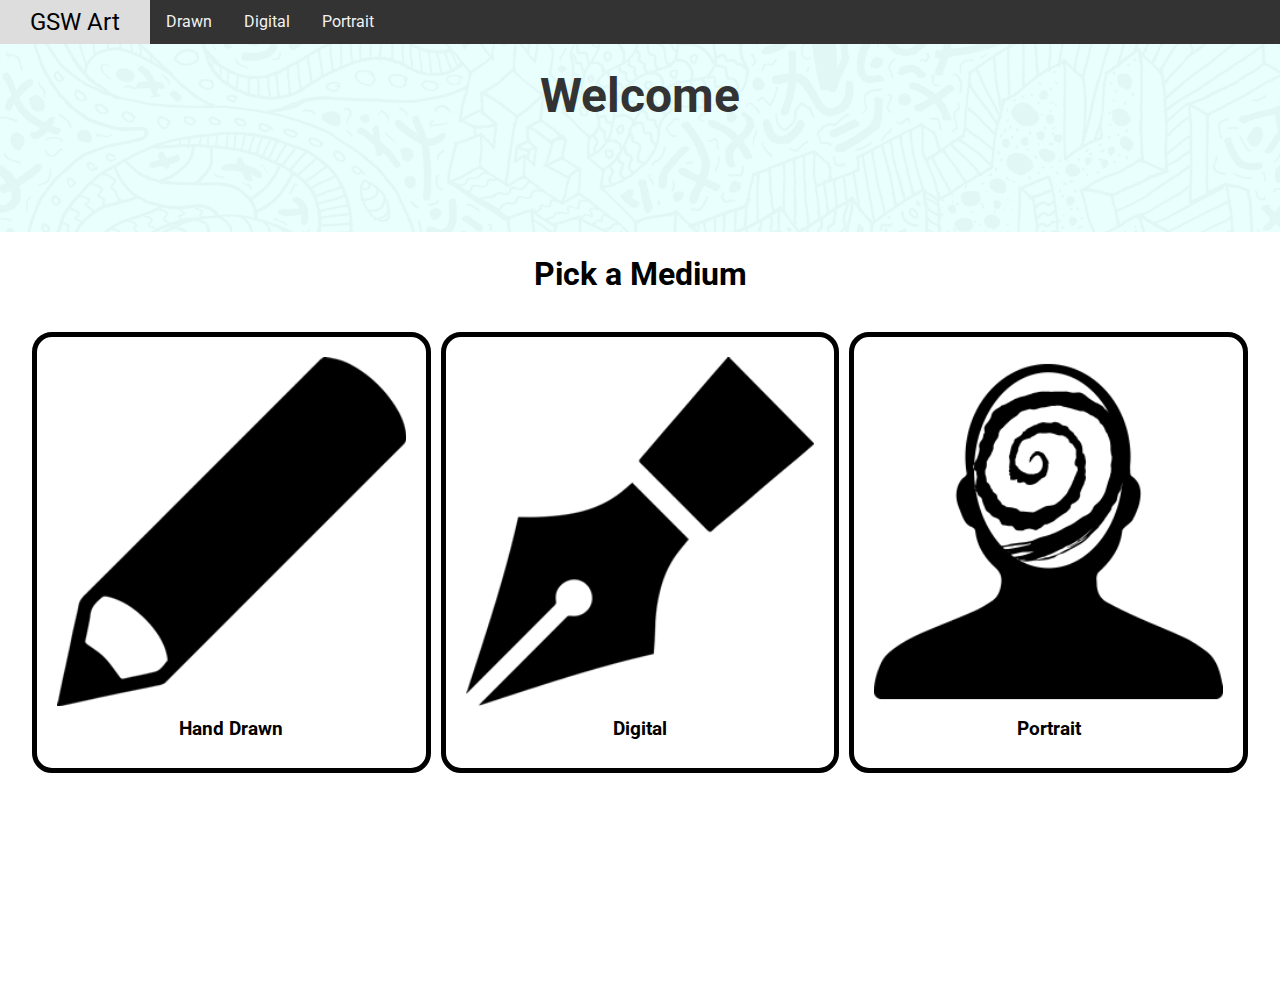
<file: index.html>
<!DOCTYPE html>
<html lang="en" dir="ltr">
  <head>
    <meta charset="utf-8">
    <link rel="stylesheet" type="text/css" href="css/html5reset.css">
    <link rel="stylesheet" type="text/css" href="css/style.css">
    <link href="https://fonts.googleapis.com/css?family=Roboto&display=swap" rel="stylesheet">
    <title>GSW Art Home</title>
  </head>
  <body>


    <div class="navgrid-container">

      <div class="nav">
      <nav>
        <ul>
          <li><a href="index.html" id="nav-home">GSW Art</a></li>
          <li><a href="drawn.html">Drawn</a></li>
          <li><a href="digital.html">Digital</a></li>
          <li><a href="portrait.html">Portrait</a></li>
        </ul>
      </nav>
    </div>
  </div>

  <div class="parallax-grid">
    <div class="parallax-header">
    <div class="header-text">
        <h1>Welcome</h1>
    </div>
    <div class="header-pic">
        <!-- <img src="images/pen.png" alt="Digital Pen Icon"> -->
    </div>
    </div>
 </div>
 <br>
<h2 class="pick-medium">Pick a Medium</h2>
<div class="grid-container">
      <div class="img-digital1 button-medium">
        <a  href="drawn.html">
        <img src="images/drawn.png" alt="Digital Art Piece">
            <h3>Hand Drawn</h3></a>
        </div>
      <div class="img-digital2 button-medium">
        <a  href="digital.html">
        <img src="images/digital.png" alt="Digital Art Piece">
            <h3>Digital</h3></a>
        </div>
      <div class="img-digital3 button-medium">
        <a  href="portrait.html">
        <img src="images/portrait.png" alt="Digital Art Piece">
            <h3>Portrait</h3></a>
        </div>

    </div>

  </body>
</html>
</file>
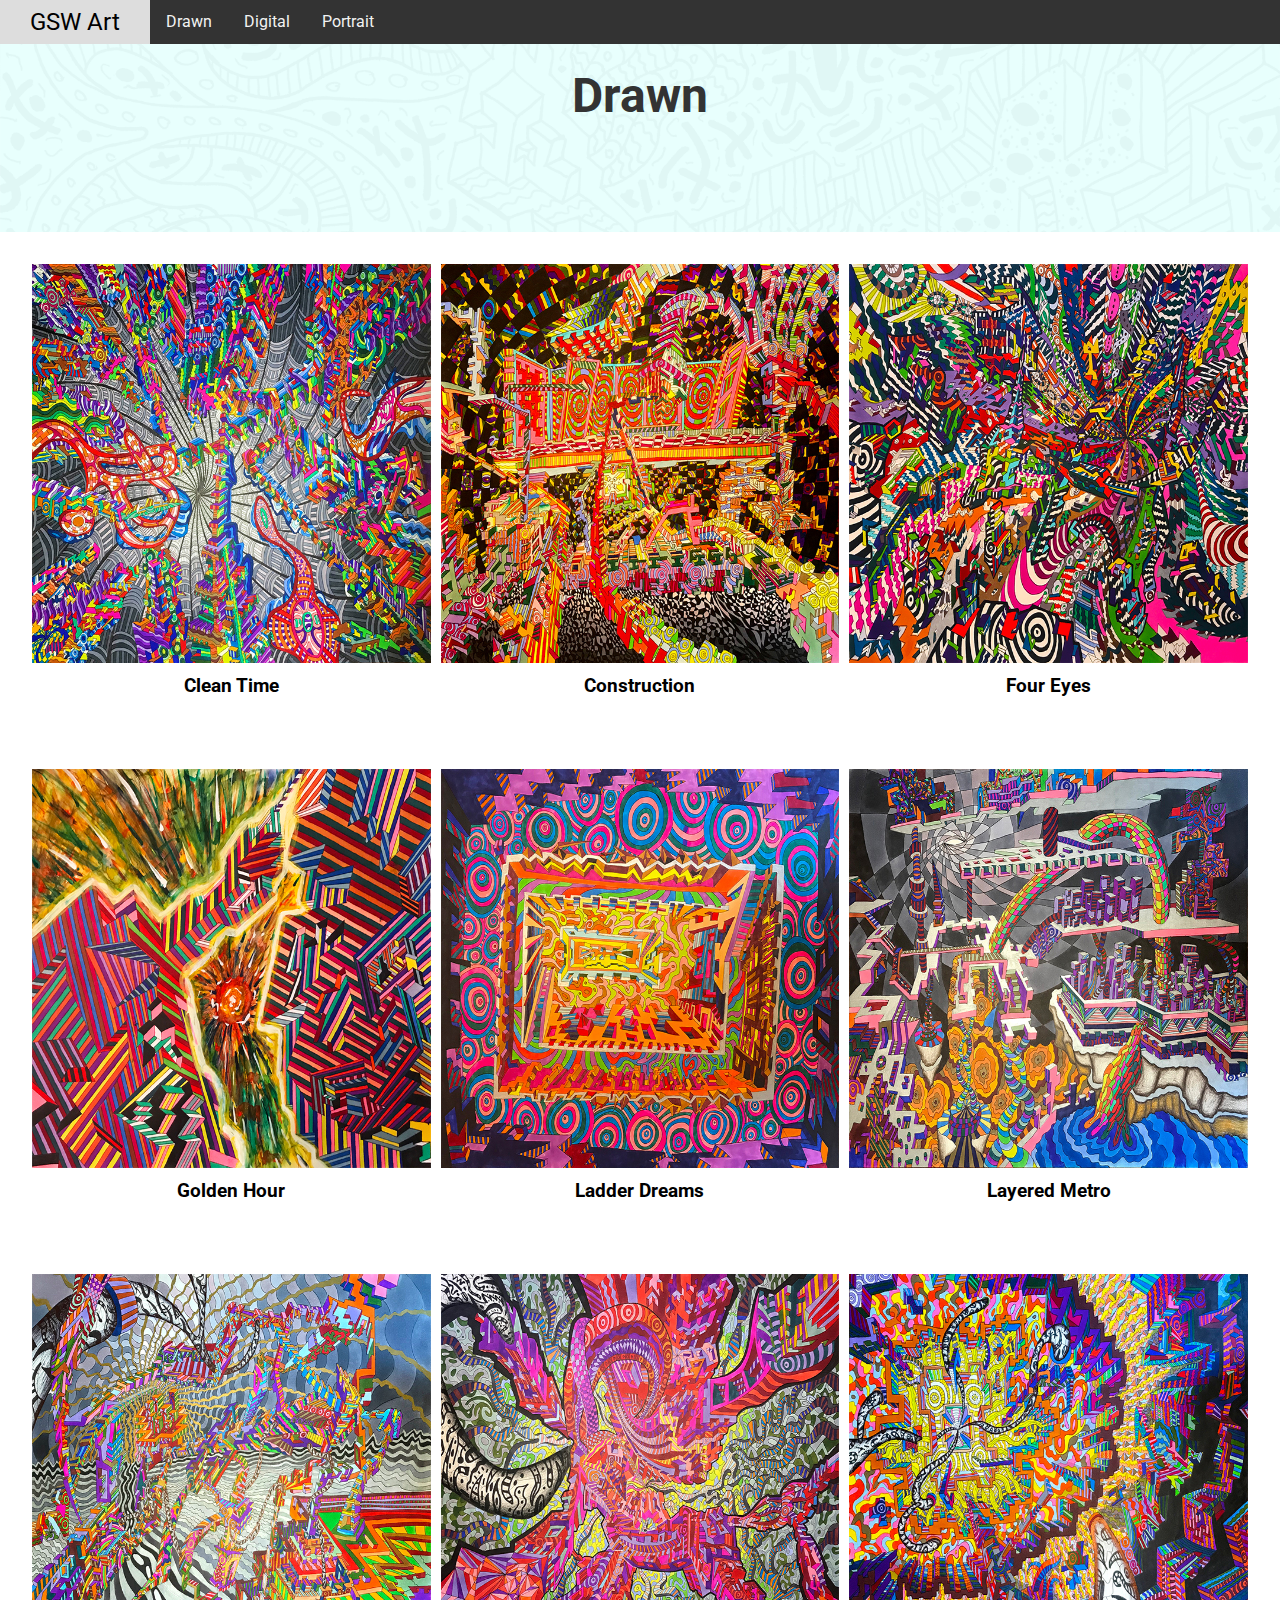
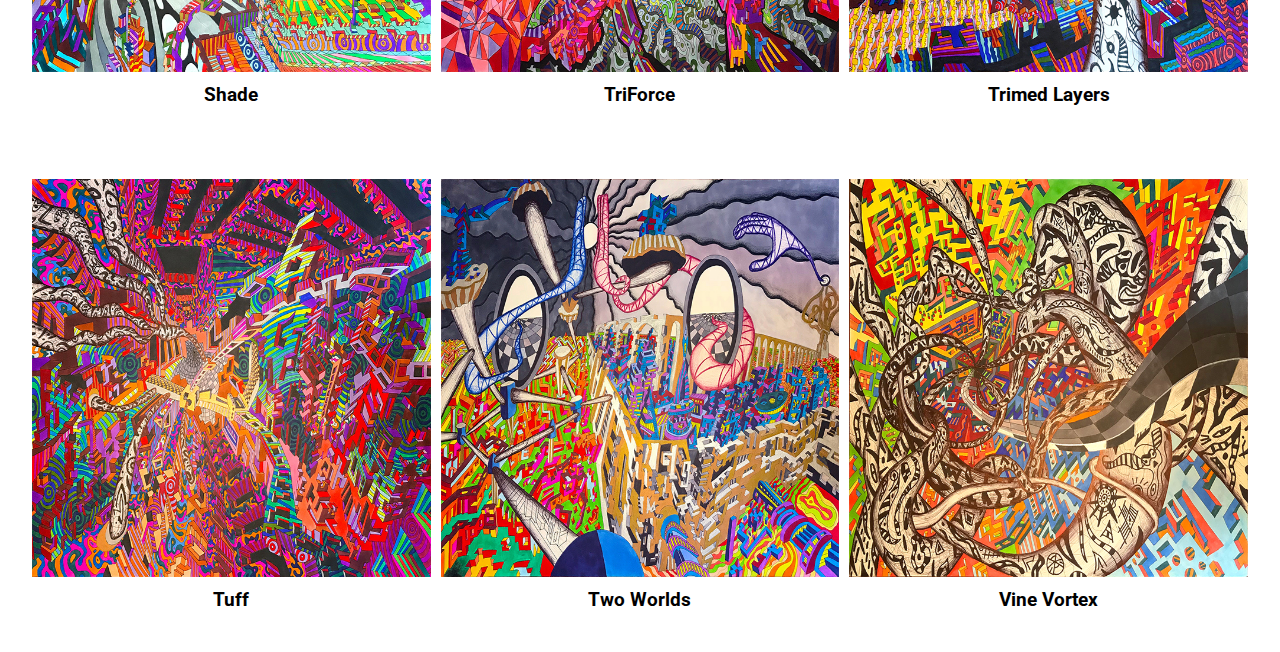
<file: drawn.html>
<!DOCTYPE html>
<html lang="en" dir="ltr">
  <head>
    <meta charset="utf-8">
    <link rel="stylesheet" type="text/css" href="css/html5reset.css">
    <link rel="stylesheet" type="text/css" href="css/style.css">
    <link href="https://fonts.googleapis.com/css?family=Roboto&display=swap" rel="stylesheet">
    <title>Drawn - GSW Art</title>
  </head>
  <body>


    <div class="navgrid-container">

      <div class="nav">
      <nav>
        <ul>
          <li><a href="index.html" id="nav-home">GSW Art</a></li>
          <li><a href="drawn.html">Drawn</a></li>
          <li><a href="digital.html">Digital</a></li>
          <li><a href="portrait.html">Portrait</a></li>
        </ul>
      </nav>
    </div>
  </div>

  <div class="parallax-grid">
    <div class="parallax-header">
    <div class="header-text">
        <h1>Drawn</h1>
    </div>
    <div class="header-pic">
        <!-- <img src="images/pen.png" alt="Digital Pen Icon"> -->
    </div>
    </div>
 </div>

<div class="grid-container">
      <div class="img-digital1">
        <img src="images/drawn/clean-time.jpg" alt="Digital Art Piece">
            <h2>Clean Time</h2>
        </div>
      <div class="img-digital2">
        <img src="images/drawn/construction.jpg" alt="Digital Art Piece">
            <h2>Construction</h2>
        </div>
      <div class="img-digital3">
        <img src="images/drawn/four-eyes.png" alt="Digital Art Piece">
            <h2>Four Eyes</h2>
        </div>
      <div class="img-digital4">
          <img src="images/drawn/golden-hour.png" alt="Digital Art Piece">
            <h2>Golden Hour</h2>
        </div>
      <div class="img-digital5">
            <img src="images/drawn/ladder-dreams.jpg" alt="Digital Art Piece">
            <h2>Ladder Dreams</h2>
        </div>
      <div class="img-digital6">
            <img src="images/drawn/layered-metro.jpg" alt="Digital Art Piece">
            <h2>Layered Metro</h2>
          </div>
      <div class="img-digital7">
            <img src="images/drawn/shade.png" alt="Digital Art Piece">
            <h2>Shade</h2>
          </div>
      <div class="img-digital8">
            <img src="images/drawn/triforce.jpg" alt="Digital Art Piece">
            <h2>TriForce</h2>
          </div>
      <div class="img-digital9">
                <img src="images/drawn/trimed-layers.jpg" alt="Digital Art Piece">
                <h2>Trimed Layers</h2>
            </div>
      <div class="img-digital10">
                <img src="images/drawn/tuff.jpg" alt="Digital Art Piece">
                <h2>Tuff</h2>
            </div>
      <div class="img-digital11">
              <img src="images/drawn/two-worlds.jpg" alt="Digital Art Piece">
              <h2>Two Worlds</h2>
            </div>
      <div class="img-digital12">
            <img src="images/drawn/vine-vortex.png" alt="Digital Art Piece">
            <h2>Vine Vortex</h2>
            </div>
      </div>
    </div>

  </body>
</html>
</file>
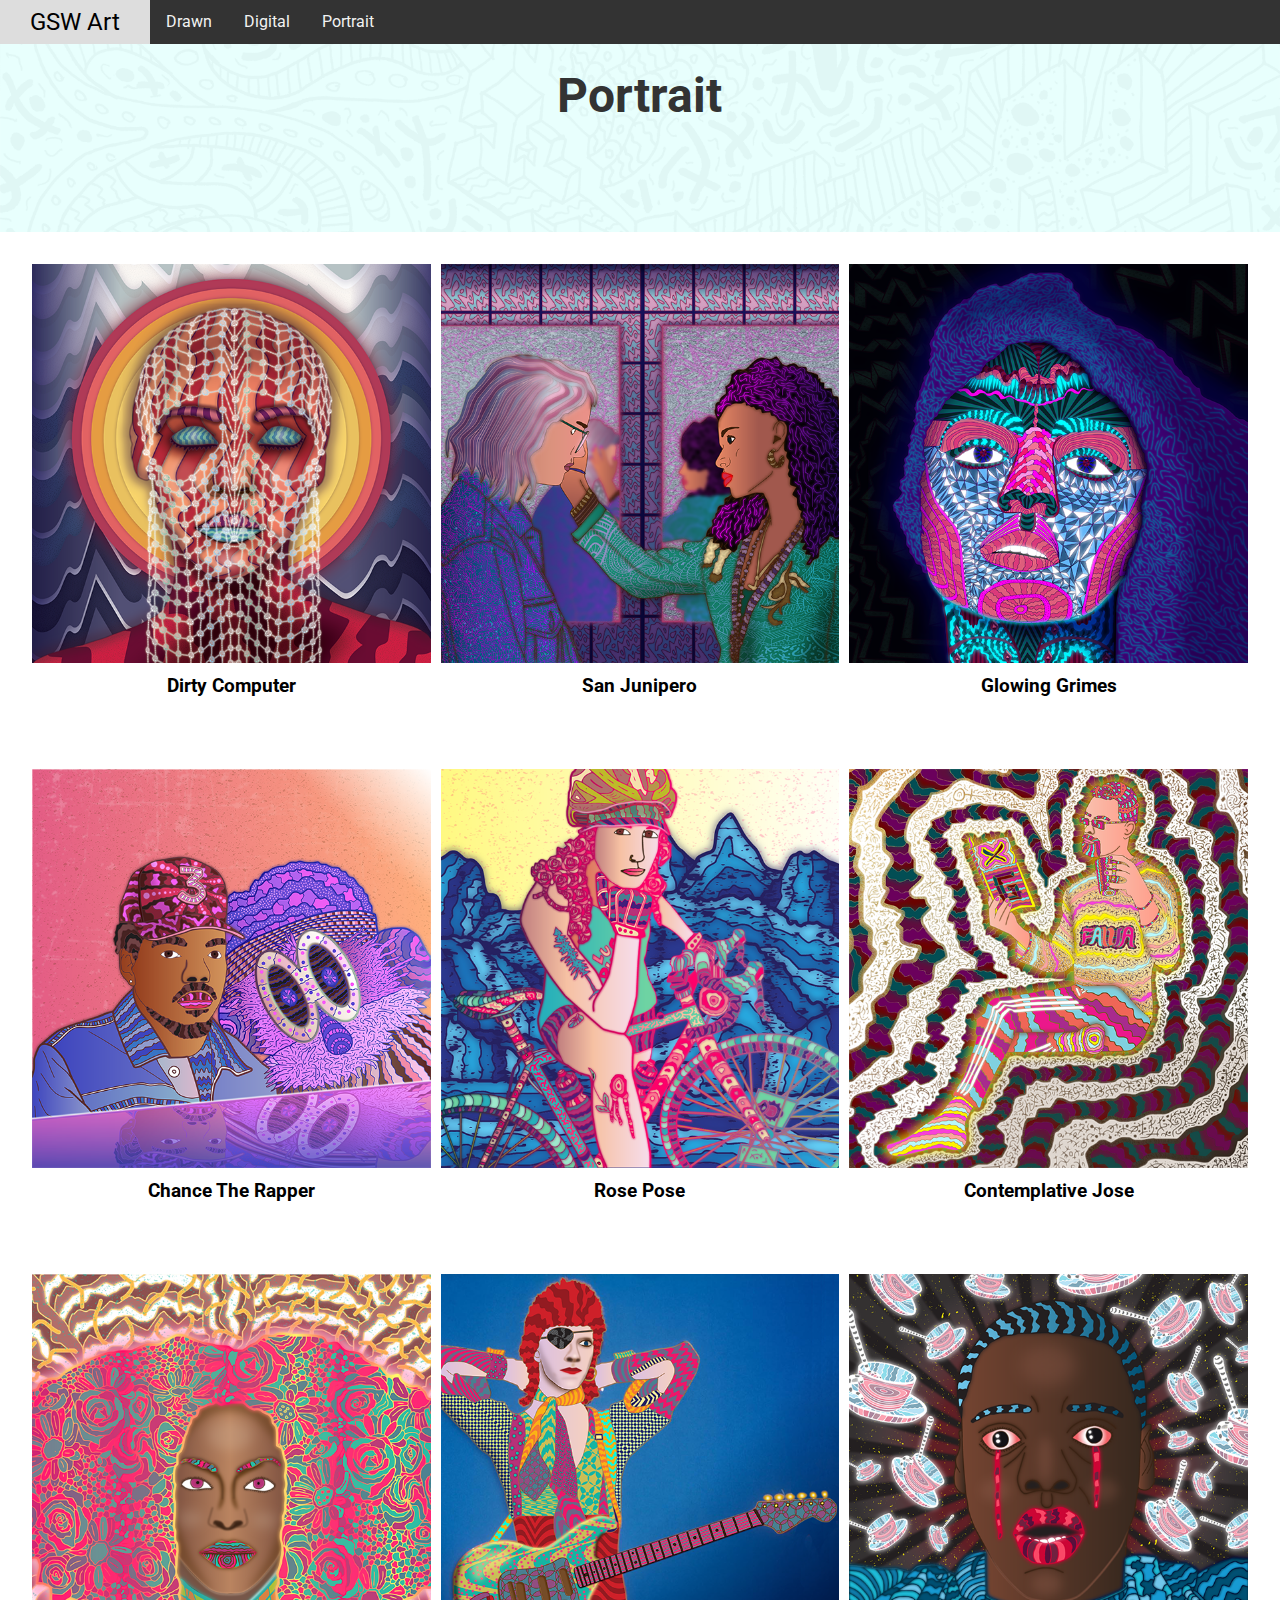
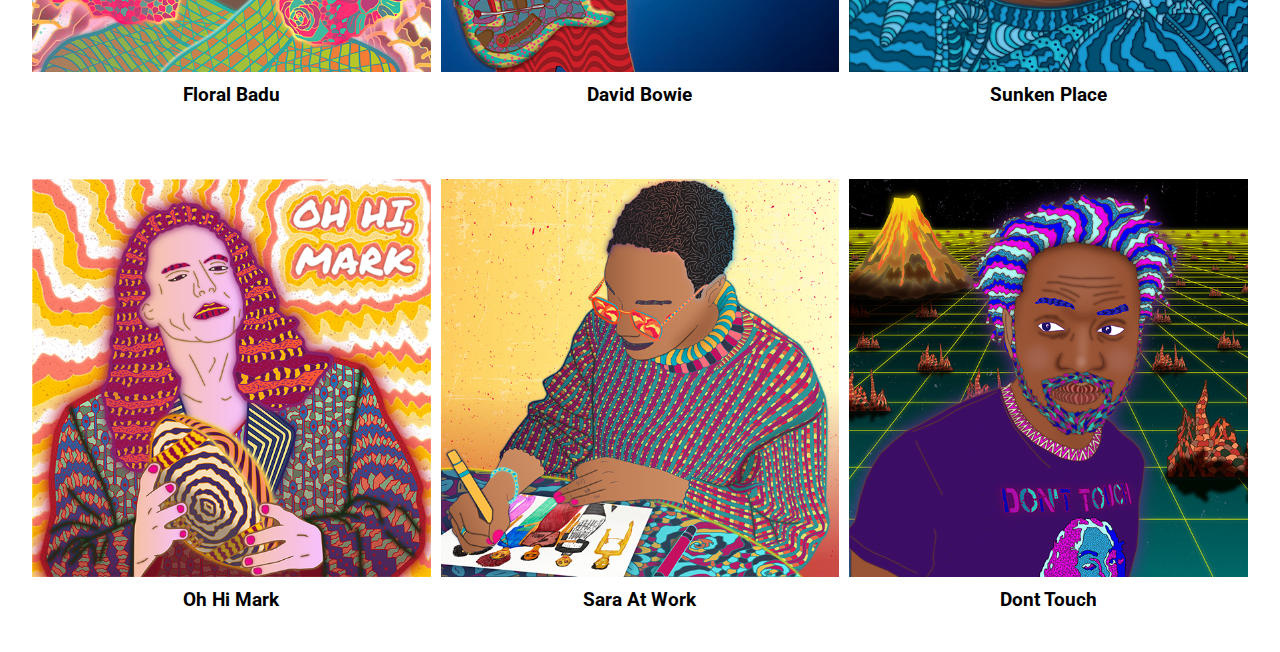
<file: portrait.html>
<!DOCTYPE html>
<html lang="en" dir="ltr">
  <head>
    <meta charset="utf-8">
    <link rel="stylesheet" type="text/css" href="css/html5reset.css">
    <link rel="stylesheet" type="text/css" href="css/style.css">
    <link href="https://fonts.googleapis.com/css?family=Roboto&display=swap" rel="stylesheet">
    <title>Portrait - GSW Art</title>
  </head>
  <body>


    <div class="navgrid-container">

      <div class="nav">
      <nav>
        <ul>
          <li><a href="index.html" id="nav-home">GSW Art</a></li>
          <li><a href="drawn.html">Drawn</a></li>
          <li><a href="digital.html">Digital</a></li>
          <li><a href="portrait.html">Portrait</a></li>
        </ul>
      </nav>
    </div>
  </div>

  <div class="parallax-grid">
    <div class="parallax-header">
    <div class="header-text">
        <h1>Portrait</h1>
    </div>
    <div class="header-pic">
        <!-- <img src="images/pen.png" alt="Digital Pen Icon"> -->
    </div>
    </div>
 </div>

<div class="grid-container">
      <div class="img-digital1">
        <img src="images/portrait/dirty-computer.png" alt="Digital Portrait">
            <h2>Dirty Computer</h2>
        </div>
      <div class="img-digital2">
        <img src="images/portrait/san-junipero.png" alt="Digital Portrait">
            <h2>San Junipero</h2>
        </div>
      <div class="img-digital3">
        <img src="images/portrait/glowing-grimes.png" alt="Digital Portrait">
            <h2>Glowing Grimes</h2>
        </div>
      <div class="img-digital4">
          <img src="images/portrait/chance-the-rapper.png" alt="Digital Portrait">
            <h2>Chance The Rapper</h2>
        </div>
      <div class="img-digital5">
            <img src="images/portrait/rose-pose.png" alt="Digital Portrait">
            <h2>Rose Pose</h2>
        </div>
      <div class="img-digital6">
            <img src="images/portrait/contemplative-jose.png" alt="Digital Portrait">
            <h2>Contemplative Jose</h2>
          </div>
      <div class="img-digital7">
            <img src="images/portrait/floral-badu.png" alt="Digital Portrait">
            <h2>Floral Badu</h2>
          </div>
      <div class="img-digital8">
            <img src="images/portrait/david-bowie.png" alt="Digital Portrait">
            <h2>David Bowie</h2>
          </div>
      <div class="img-digital9">
                <img src="images/portrait/sunken-place.png" alt="Digital Portrait">
                <h2>Sunken Place</h2>
            </div>
      <div class="img-digital10">
                <img src="images/portrait/oh-hi-mark.png" alt="Digital Portrait">
                <h2> Oh Hi Mark</h2>
            </div>
      <div class="img-digital11">
              <img src="images/portrait/sara-at-work.png" alt="Digital Portrait">
              <h2>Sara At Work</h2>
            </div>
      <div class="img-digital12">
            <img src="images/portrait/dont-touch.png" alt="Digital Portrait">
            <h2>Dont Touch</h2>
            </div>
      </div>
    </div>

  </body>
</html>
</file>
<file: css/style.css>
body{
  width:100%;
  font-family: 'Roboto', sans-serif;
}

h2{
  text-align: center;
  font-size: 1.2em;
  padding: 10px;
}

.pick-medium{
  font-size: 2em
}

h3{
  text-align: center;
  font-size: 1.2em;
  padding: 10px;
}

.button-medium{
  border: 5px solid black;
  padding: 20px;
  border-radius: 20px;
}

.button-medium:hover{
  background-color:#57ddff;
  opacity: 0.5;
}

a{
  color: black;
  text-decoration: none;
}

h1{
  text-align: center;
  color: #333;
  font-size: 3em;
  padding: 40px;
}

.parallax-grid{
  display: grid;
  grid-template-columns: 1fr 1fr 1fr;
  grid-template-rows: auto auto auto auto;
}

.parallax-header{
  background-attachment: fixed;
  background-image: url("../images/artback.png");
  background-position: center;
  background-repeat: no-repeat;
  background-size: cover;
  color: white;
  height: 200px;

  /*Your code here - cover the entire row*/
  grid-column: 1/-1;
  grid-row: 1/4;
}

.header-text{
  grid-column:1/2;
  grid-row:1/2;
}

.header-pic{
  grid-column:2/3;
  grid-row:1/2;
}

.grid-container {
  padding: 2em;
  display: grid;
  grid-template-columns: 1fr 1fr 1fr;
  grid-template-rows: auto auto auto auto;
  grid-row-gap: 4em;
  grid-column-gap: 10px;
}

.img-digital1{
  grid-column:1/2;
  grid-row:1/2;

}

.img-digital2{
  grid-column:2/3;
  grid-row:1/2;
}

.img-digital3{
  grid-column:3/4;
  grid-row:1/2;
}

.img-digital4{
  grid-column:1/2;
  grid-row:2/3;
}

.img-digital5{
  grid-column:2/3;
  grid-row:2/3;
}

.img-digital6{
  grid-column:3/4;
  grid-row:2/3;
}

.img-digital7{
  grid-column:1/2;
  grid-row:3/4;
}

.img-digital8{
  grid-column:2/3;
  grid-row:3/4;
}

.img-digital9{
  grid-column:3/4;
  grid-row:3/4;
}

.img-digital10{
  grid-column:1/2;
  grid-row:4/5;
}

.img-digital11{
  grid-column:2/3;
  grid-row:4/5;
}

.img-digital12{
  grid-column:3/4;
  grid-row:4/5;
}

img{
  width: 100%
}

.navgrid-container {
  padding-bottom:2em;
  display: grid;
  grid-template-columns: 1fr;
  grid-template-rows: auto;
  }

.nav{
   grid-column: 1/-1;
   grid-row: 1/2;
   overflow: hidden;
   background-color: #333;
   position: fixed;
   top: 0;
   width: 100%;

}

.nav a{
  float: left;
  display: block;
  color: #f2f2f2;
  text-align: center;
  padding: 14px 16px;
  text-decoration: none;
}

#nav-home{
  padding: 10px 30px;
  font-size: 1.5em;
  text-align: center;
}

.nav a:hover{
  background: #ddd;
  color: black;
}

.skip a{
  background: white;
  left: 0;
  padding: 6px;
  position:absolute; /*Your code here - position relative to the parent */;
  top: -40px;      /*Your code here - place 40px higher */;
  -webkit-transition: top 1s ease-out;
  transition: top 1s ease-out;
  z-index: 1;
}

.skip a:focus{
/*Add the selector and rule to move the skip link to the exact top.*/

position: relative;
top: auto;
}

a:focus{
/*Add the selector and code to put a 2px black border around all elements in focus.*/
border: 2px solid black;

}


@media only screen and (max-width: 900px) {
  .grid-container {
    padding: 2em;
    display: grid;
    grid-template-columns: 1fr 1fr;
    grid-template-rows: auto auto auto auto auto auto;
    grid-row-gap: 4em;
    grid-column-gap: 10px;
  }

  .img-digital1{
    grid-column:1/2;
    grid-row:1/2;

  }

  .img-digital2{
    grid-column:2/3;
    grid-row:1/2;
  }

  .img-digital3{
    grid-column:1/2;
    grid-row:2/3;
  }

  .img-digital4{
    grid-column:2/3;
    grid-row:2/3;
  }

  .img-digital5{
    grid-column:1/2;
    grid-row:3/4;
  }

  .img-digital6{
    grid-column:2/3;
    grid-row:3/4;
  }

  .img-digital7{
    grid-column:1/2;
    grid-row:4/5;
  }

  .img-digital8{
    grid-column:2/3;
    grid-row:4/5;
  }

  .img-digital9{
    grid-column:1/2;
    grid-row:5/6;
  }

  .img-digital10{
    grid-column:2/3;
    grid-row:5/6;
  }

  .img-digital11{
    grid-column:1/2;
    grid-row:6/7;
  }

  .img-digital12{
    grid-column:2/3;
    grid-row:6/7;
  }
}


@media only screen and (max-width: 600px) {
  .grid-container {
    padding: 2em;
    display: grid;
    grid-template-columns: 1fr;
    grid-template-rows: auto auto auto auto auto auto auto auto auto auto auto auto;
    grid-row-gap: 2em;
    grid-column-gap: 10px;
  }

  .img-digital1{
    grid-column:1/2;
    grid-row:1/2;

  }

  .img-digital2{
    grid-column:1/2;
    grid-row:2/3;
  }

  .img-digital3{
    grid-column:1/2;
    grid-row:3/4;
  }

  .img-digital4{
    grid-column:1/2;
    grid-row:4/5;
  }

  .img-digital5{
    grid-column:1/2;
    grid-row:5/6;
  }

  .img-digital6{
    grid-column:1/2;
    grid-row:6/7;
  }

  .img-digital7{
    grid-column:1/2;
    grid-row:7/8;
  }

  .img-digital8{
    grid-column:1/2;
    grid-row:8/9;
  }

  .img-digital9{
    grid-column:1/2;
    grid-row:9/10;
  }

  .img-digital10{
    grid-column:1/2;
    grid-row:10/11;
  }

  .img-digital11{
    grid-column:1/2;
    grid-row:11/12;
  }

  .img-digital12{
    grid-column:1/2;
    grid-row:12/13;
  }
}


/* img:active{
  -ms-transform: scale(1.5); /* IE 9 */
  -webkit-transform: scale(1.5); /* Safari 3-8 */
  transform: scale(1.5);
} */
</file>
